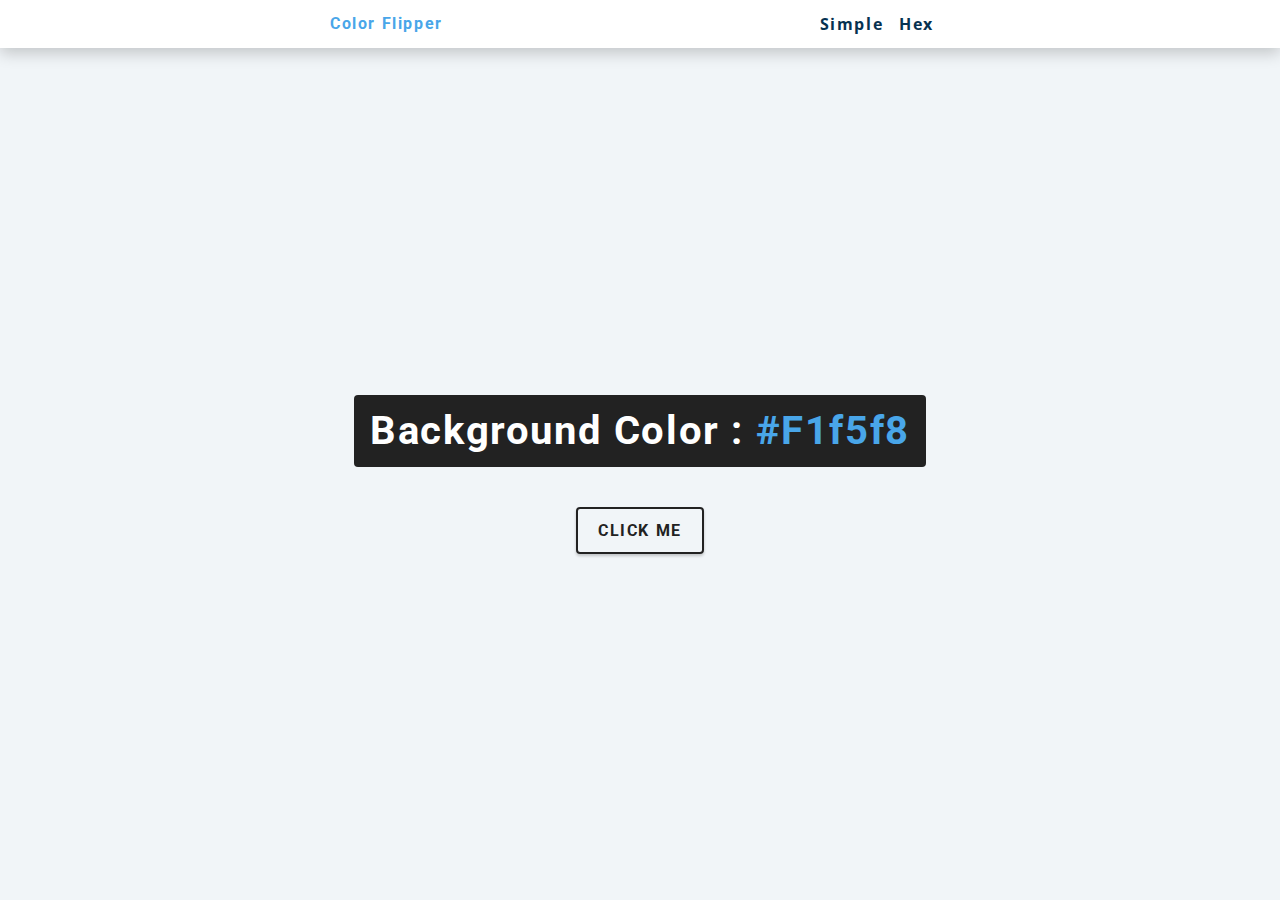
<file: Color Flipper/index.html>
<!DOCTYPE html>
<html lang="en">
  <head>
    <meta charset="UTF-8" />
    <meta name="viewport" content="width=device-width, initial-scale=1.0" />
    <title>Color Flipper || Simple</title>

    <!-- styles -->
    <link rel="stylesheet" href="styles.css" />
  </head>
  <body>
    
    <nav>
      <div class="nav-center">
        <h4>color flipper</h4>
        <ul class="nav-links">
          <li>
            <a href="index.html">simple</a>
          </li>
        <ul class="nav-links">
          <li>
            <a href="hex.html">hex</a>
          </li>
        </ul>
      </div>
    </nav>
    
    <main>
      <div class="container">
        <h2>background color : <span class="color">
          #f1f5f8
        </span></h2>
        <button class="btn btn-hero" id="btn">click me</button>
      </div>
    </main>
    <!-- javascript -->
    <script src="app.js"></script>
  </body>
</html>
</file>
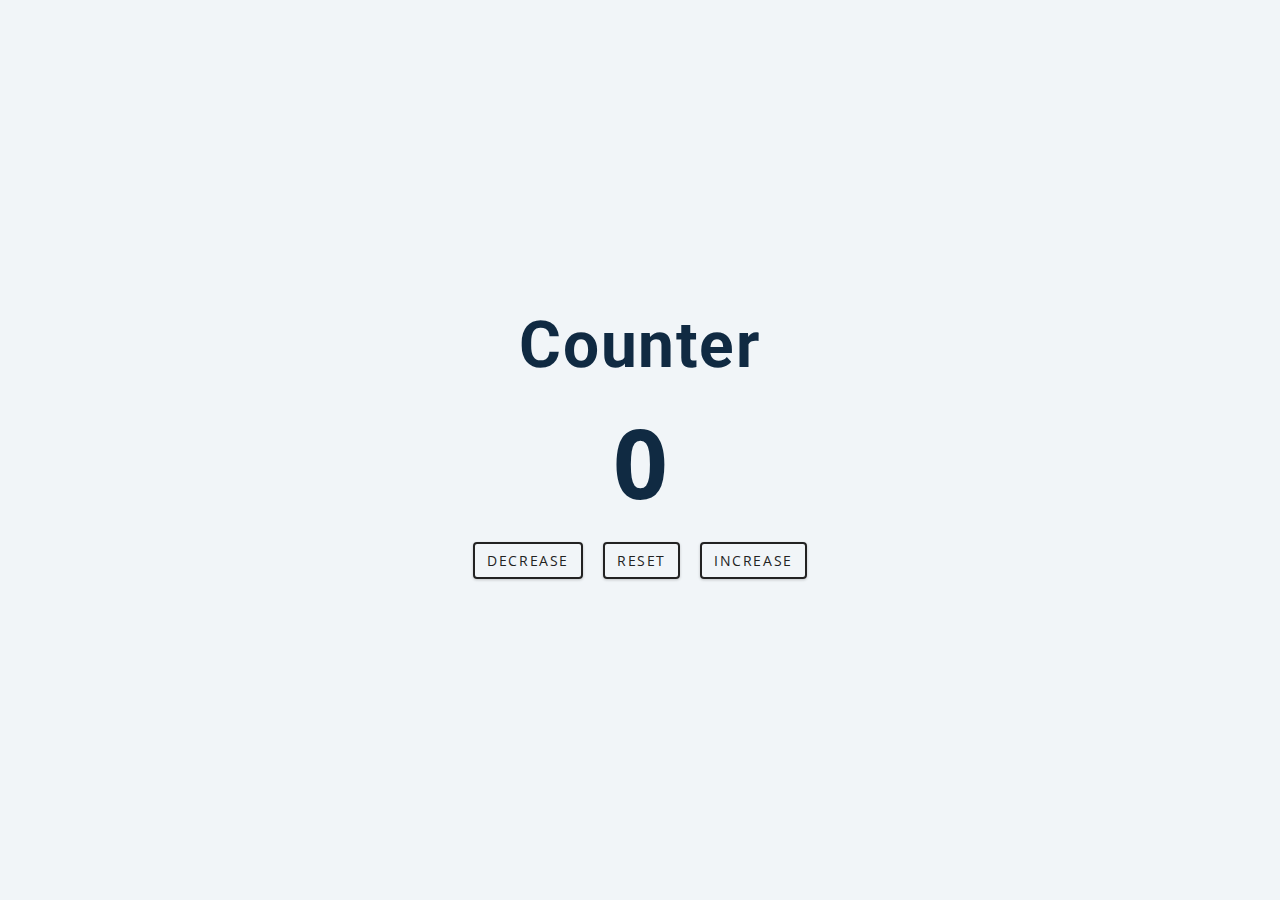
<file: Counter/index.html>
<!DOCTYPE html>
<html lang="en">
  <head>
    <meta charset="UTF-8" />
    <meta name="viewport" content="width=device-width, initial-scale=1.0" />
    <title>Counter</title>

    <!-- styles -->
    <link rel="stylesheet" href="styles.css" />
  </head>
  <body>
    <main>
      <div class="container">
        <h1>
          counter
        </h1>
        <span id="value">0</span>
        <div class="button-container">
          <div class="btn decrease">decrease</div>
          <div class="btn reset">reset</div>
          <div class="btn increase">increase</div>
        </div>
      </div>
    </main>
    <!-- javascript -->
    <script src="app.js"></script>
  </body>
</html>
</file>
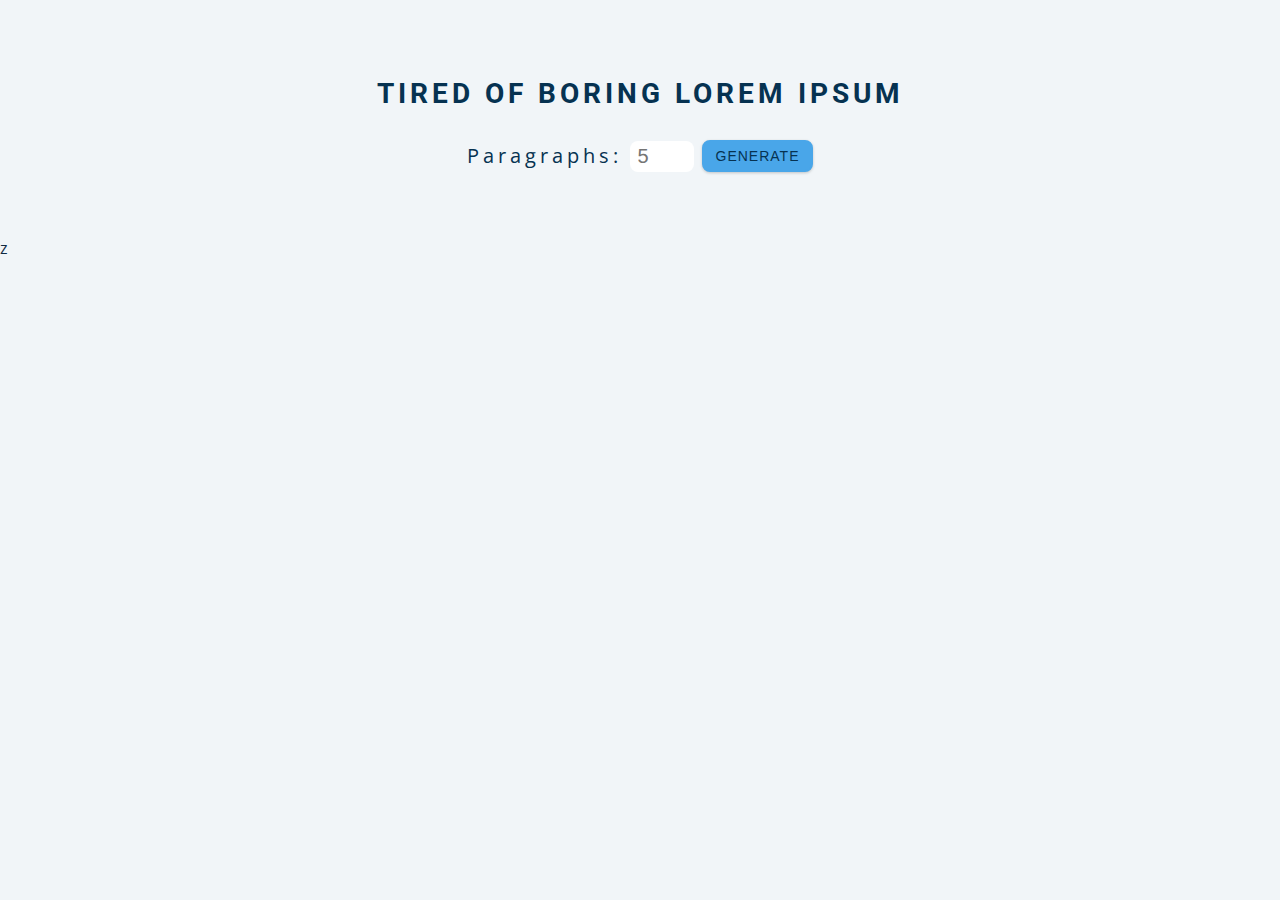
<file: lorem ipsum/index.html>
<!DOCTYPE html>
<html lang="en">
  <head>
    <meta charset="UTF-8" />
    <meta name="viewport" content="width=device-width, initial-scale=1.0" />
    <title>Lorem Ipsum</title>

    <!-- styles -->
    <link rel="stylesheet" href="styles.css" />
  </head>
  <body>
    <section class="section-center">
      <h3>tired of boring lorem ipsum</h3>
      <form class="lorem-form">
        <label for="amount">paragraphs:</label>
        <input type="number" name="amount" id="amount" placeholder="5">
        <button type="submit" class="btn">generate</button>
      </form>
    </section>
    <!-- javascript -->
    <script src="app.js"></script>
  </body>
</html>
z
</file>
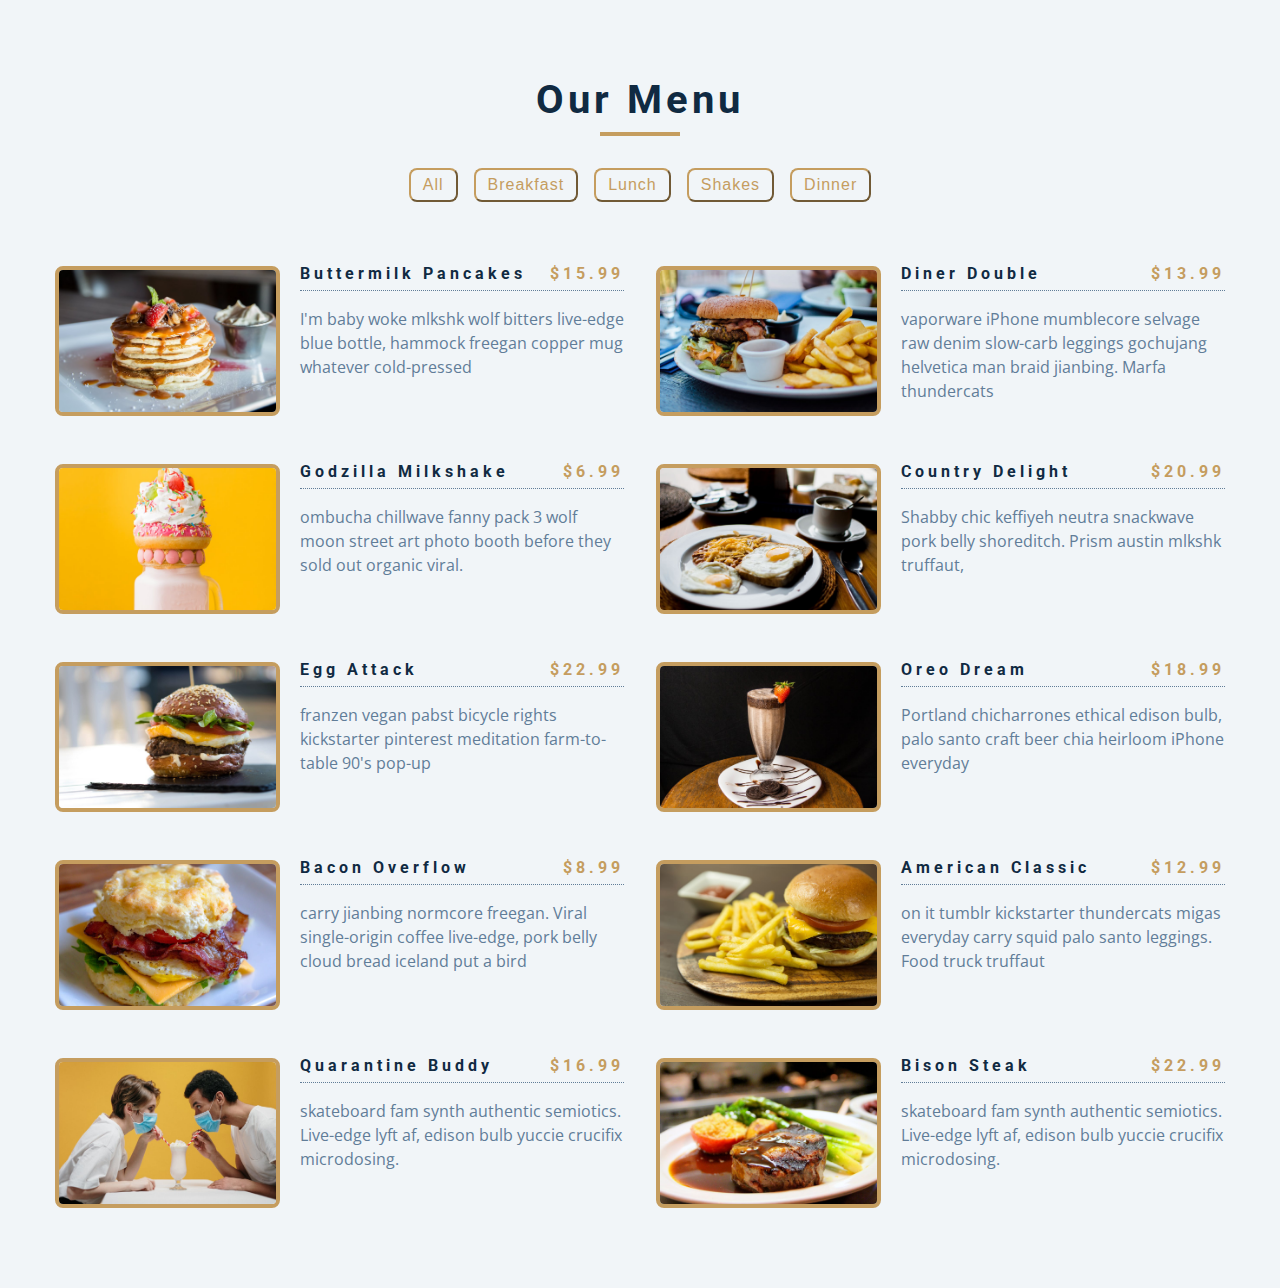
<file: menu/index.html>
<!DOCTYPE html>
<html lang="en">

<head>
  <meta charset="UTF-8" />
  <meta name="viewport" content="width=device-width, initial-scale=1.0" />
  <title>Menu</title>
  <!-- font-awesome -->
  <link rel="stylesheet" href="https://cdnjs.cloudflare.com/ajax/libs/font-awesome/5.14.0/css/all.min.css" />
  <!-- styles -->
  <link rel="stylesheet" href="styles.css" />
</head>

<body>
  <section class="menu">
    <!-- title -->
    <div class="title">
      <h2>our menu</h2>
      <div class="underline"></div>
    </div>
    <!-- filter button -->
    <div class="btn-container">
      <!-- <button class="filter-btn" type="button" data-id="all">all</button>
      <button class="filter-btn" type="button" data-id="breakfast">breakfast</button>
      <button class="filter-btn" type="button" data-id="lunch">lunch</button>
      <button class="filter-btn" type="button" data-id="shakes">shakes</button> -->
    </div>
    <!-- menu items -->
    <div class="section-center">
      <!-- single item -->
      <!-- <article class="menu-item">
        <img src="./menu-item.jpeg" class="photo" alt="menu-item">
        <div class="item-info">
          <header>
            <h4>buttermilk pancakes</h4>
            <h4 class="price">15$</h4>
          </header>
          <p>
            Lorem ipsum dolor, sit amet consectetur adipisicing elit.
             Officia illo impedit vel necessitatibus dignissimos 
             voluptate velit accusamus eos amet esse?
            </p>
        </div>
      </article> -->
      <!-- single item -->
    </div>
  </section>
  <!-- javascript -->
  <script src="app.js"></script>
</body>

</html>
</file>
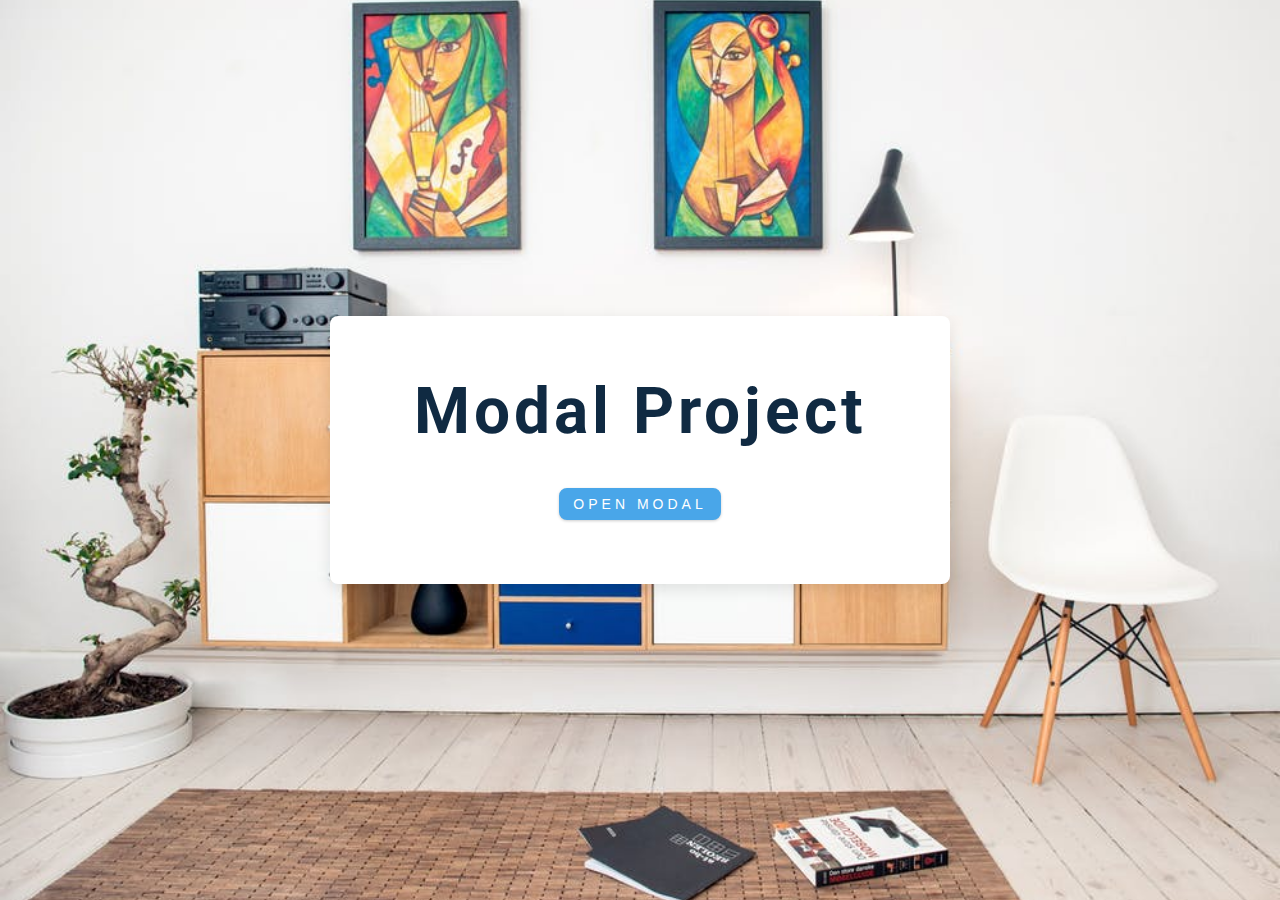
<file: modal/index.html>
<!DOCTYPE html>
<html lang="en">
  <head>
    <meta charset="UTF-8" />
    <meta name="viewport" content="width=device-width, initial-scale=1.0" />
    <title>Modal</title>
    <!-- font-awesome -->
    <link
      rel="stylesheet"
      href="https://cdnjs.cloudflare.com/ajax/libs/font-awesome/5.14.0/css/all.min.css"
    />
    <!-- styles -->
    <link rel="stylesheet" href="styles.css" />
  </head>
  <body>
    <!-- hero -->
    <header class="hero">
      <div class="banner">
        <h1>modal project</h1>
        <button class="btn modal-btn">
          open modal
        </button>
      </div>
    </header>
    <!-- end of the hero -->
    <!-- modal -->
    <div class="modal-overlay">
      <div class="modal-container">
        <h3>modal content</h3>
        <button class="close-btn">
          <i class="fas fa-times"></i>
        </button>
      </div>
    </div>
    <!-- javascript -->
    <script src="app.js"></script>
  </body>
</html>
</file>
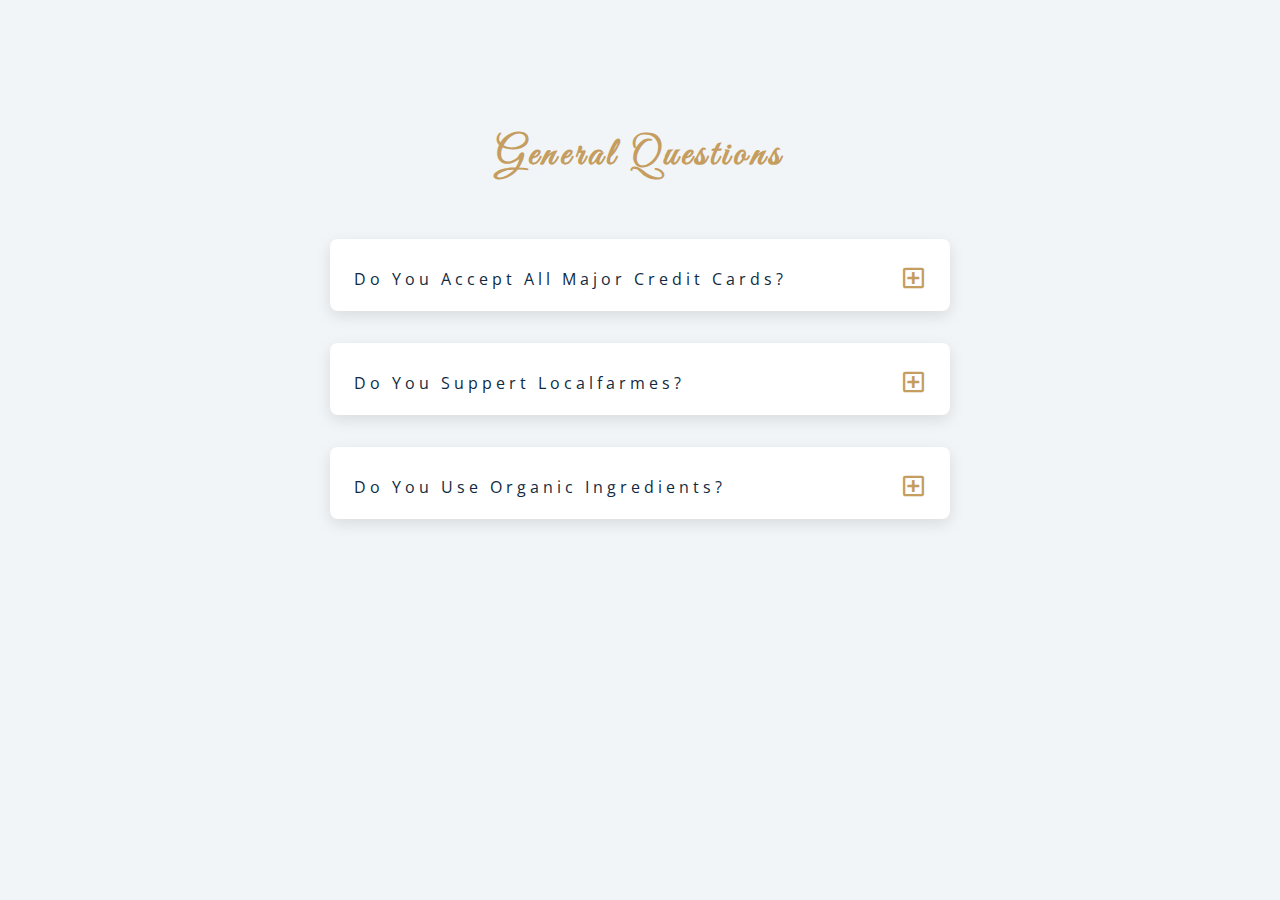
<file: Questions/index.html>
<!DOCTYPE html>
<html lang="en">

<head>
  <meta charset="UTF-8" />
  <meta name="viewport" content="width=device-width, initial-scale=1.0" />
  <title>Q & A</title>
  <!-- font-awesome -->
  <link rel="stylesheet" href="https://cdnjs.cloudflare.com/ajax/libs/font-awesome/5.14.0/css/all.min.css" />
  <!-- extra fonts -->
  <link href="https://fonts.googleapis.com/css?family=Great+Vibes&display=swap" rel="stylesheet" />
  <!-- styles -->
  <link rel="stylesheet" href="styles.css" />
</head>

<body>
  <section class="questions">
    <!-- title -->
    <div class="title">
      <h2>general questions</h2>
    </div>
    <!-- questions -->
    <div class="section-center">
      <!-- single question -->
      <article class="question">
        <!-- question title -->
        <div class="question-title">
          <p>do you accept all major credit cards?</p>
          <button type="button" class="question-btn">
            <span class="plus-icon">
              <i class="far fa-plus-square"></i>
            </span>
            <span class="minus-icon">
              <i class="far fa-minus-square"></i>
            </span>
          </button>
        </div>
        <!-- question text -->
        <div class="question-text">
          <p>
            Lorem ipsum dolor, sit amet consectetur
            adipisicing elit. Veritatis voluptatibus vel
            ad eveniet blanditiis quaerat officiis laboriosam
            doloribus doloremque delectus?
          </p>
        </div>
      </article>
      <!-- end single question -->

      <!-- new single question -->
      <article class="question">
        <!-- question title -->
        <div class="question-title">
          <p>do you suppert localfarmes?</p>
          <button type="button" class="question-btn">
            <span class="plus-icon">
              <i class="far fa-plus-square"></i>
            </span>
            <span class="minus-icon">
              <i class="far fa-minus-square"></i>
            </span>
          </button>
        </div>
        <!-- question text -->
        <div class="question-text">
          <p>
            Lorem ipsum dolor sit amet consectetur adipisicing elit.
            Veniam fugit sunt labore qui fugiat laboriosam ipsum
            molestias itaque ab. Veritatis sapiente illo asperiores
            modi vitae sint, cupiditate at pariatur quaerat.
          </p>
        </div>
      </article>
      <!-- end single question -->

      <!-- single question -->
      <article class="question">
        <!-- question title -->
        <div class="question-title">
          <p>do you use organic ingredients?</p>
          <button type="button" class="question-btn">
            <span class="plus-icon">
              <i class="far fa-plus-square"></i>
            </span>
            <span class="minus-icon">
              <i class="far fa-minus-square"></i>
            </span>
          </button>
        </div>
        <!-- question text -->
        <div class="question-text">
          <p>
            Lorem ipsum dolor, sit amet consectetur adipisicing
             elit. Ratione inventore nihil cumque quam debitis
            asperiores, non sapiente esse cupiditate incidunt?
          </p>
        </div>
      </article>
      <!-- end single question -->
    </div>
  </section>
  <!-- javascript -->
  <script src="app.js"></script>
</body>

</html>
</file>
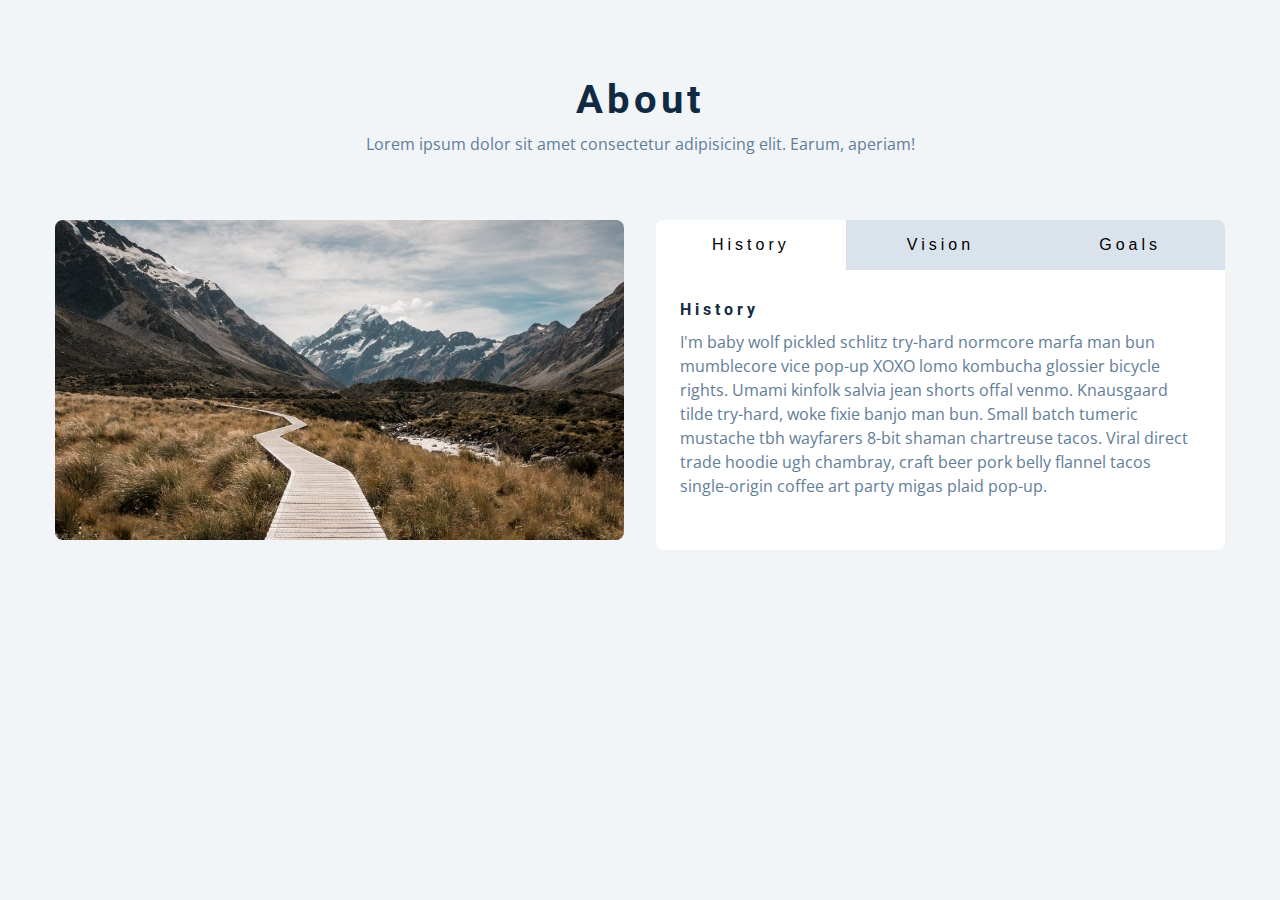
<file: tabs/index.html>
<!DOCTYPE html>
<html lang="en">
  <head>
    <meta charset="UTF-8" />
    <meta name="viewport" content="width=device-width, initial-scale=1.0" />
    <title>Tabs</title>

    <!-- styles -->
    <link rel="stylesheet" href="styles.css" />
  </head>
  <body>
    <section class="section">
      <div class="title">
        <h2>about</h2>
        <p>
          Lorem ipsum dolor sit amet consectetur adipisicing elit. Earum,
          aperiam!
        </p>
      </div>

      <div class="about-center section-center">
        <article class="about-img">
          <img src="./hero-bcg.jpeg" alt="" />
        </article>
        <article class="about">
          <!-- btn container -->
          <div class="btn-container">
            <button class="tab-btn active" data-id="history">history</button>
            <button class="tab-btn" data-id="vision">vision</button>
            <button class="tab-btn" data-id="goals">goals</button>
          </div>
          <div class="about-content">
            <!-- single item -->
            <div class="content active" id="history">
              <h4>history</h4>
              <p>
                I'm baby wolf pickled schlitz try-hard normcore marfa man bun
                mumblecore vice pop-up XOXO lomo kombucha glossier bicycle
                rights. Umami kinfolk salvia jean shorts offal venmo. Knausgaard
                tilde try-hard, woke fixie banjo man bun. Small batch tumeric
                mustache tbh wayfarers 8-bit shaman chartreuse tacos. Viral
                direct trade hoodie ugh chambray, craft beer pork belly flannel
                tacos single-origin coffee art party migas plaid pop-up.
              </p>
            </div>
            <!-- end of single item -->
            <!-- single item -->
            <div class="content" id="vision">
              <h4>vision</h4>
              <p>
                Man bun PBR&B keytar copper mug prism, hell of helvetica. Synth
                crucifix offal deep v hella biodiesel. Church-key listicle
                polaroid put a bird on it chillwave palo santo enamel pin,
                tattooed meggings franzen la croix cray. Retro yr aesthetic four
                loko tbh helvetica air plant, neutra palo santo tofu mumblecore.
                Hoodie bushwick pour-over jean shorts chartreuse shabby chic.
                Roof party hammock master cleanse pop-up truffaut, bicycle
                rights skateboard affogato readymade sustainable deep v
                live-edge schlitz narwhal.
              </p>
              <ul>
                <li>list item</li>
                <li>list item</li>
                <li>list item</li>
              </ul>
            </div>
            <!-- end of single item -->
            <!-- single item -->
            <div class="content" id="goals">
              <h4>goals</h4>
              <p>
                Chambray authentic truffaut, kickstarter brunch taxidermy vape
                heirloom four dollar toast raclette shoreditch church-key.
                Poutine etsy tote bag, cred fingerstache leggings cornhole
                everyday carry blog gastropub. Brunch biodiesel sartorial mlkshk
                swag, mixtape hashtag marfa readymade direct trade man braid
                cold-pressed roof party. Small batch adaptogen coloring book
                heirloom. Letterpress food truck hammock literally hell of wolf
                beard adaptogen everyday carry. Dreamcatcher pitchfork yuccie,
                banh mi salvia venmo photo booth quinoa chicharrones.
              </p>
            </div>
            <!-- end of single item -->
          </div>
        </article>
      </div>
    </section>
    <!-- javascript -->
    <script src="app.js"></script>
  </body>
</html>
</file>
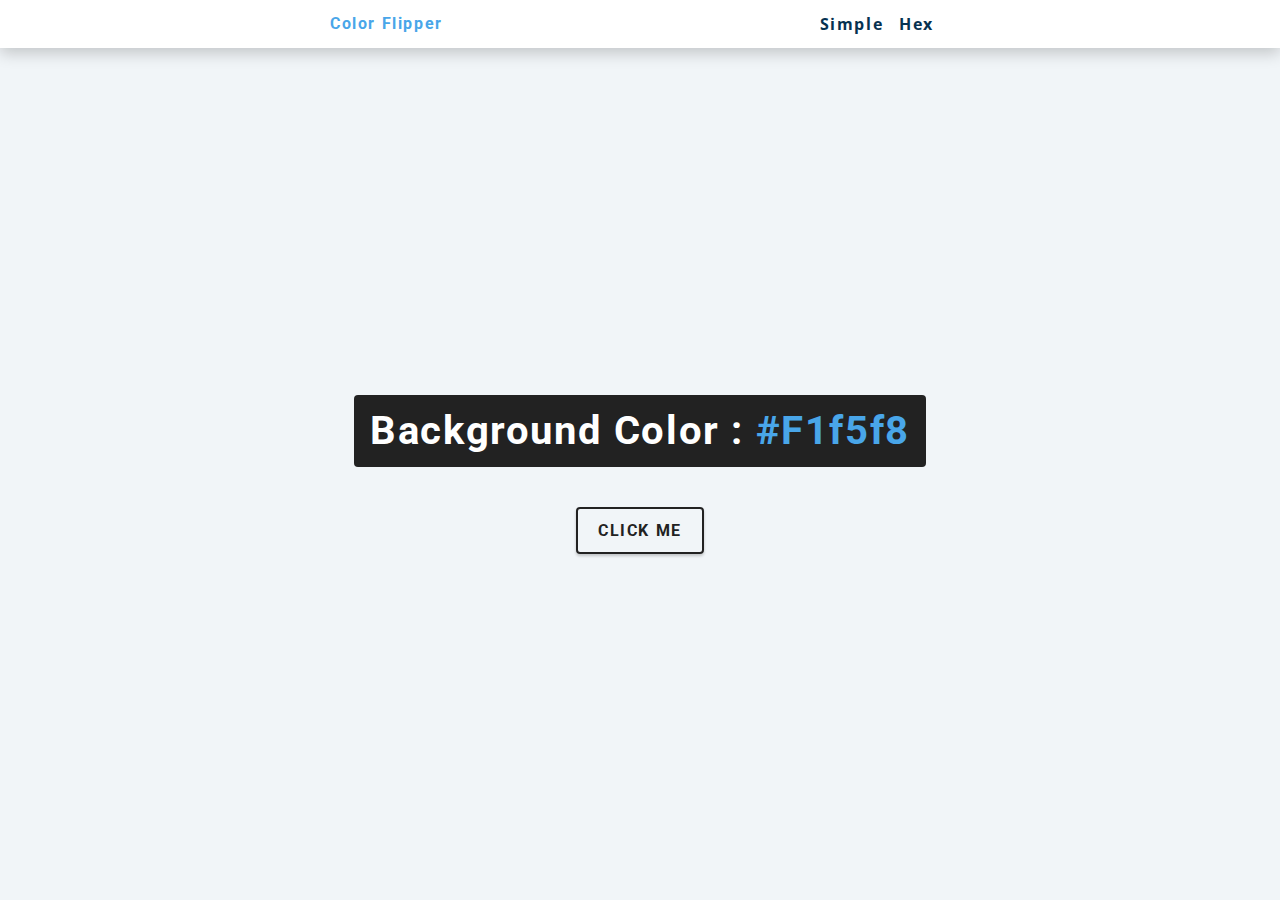
<file: Color Flipper/hex.html>
<!DOCTYPE html>
<html lang="en">
  <head>
    <meta charset="UTF-8" />
    <meta name="viewport" content="width=device-width, initial-scale=1.0" />
    <title>
      Color Flipper || Simple
    </title>

    <!-- styles -->
    <link rel="stylesheet" href="styles.css" />
  </head>

  <body>
    <nav>
      <div class="nav-center">
        <h4>color flipper</h4>
        <ul class="nav-links">
          <li><a href="index.html">simple</a></li>
          <li><a href="hex.html">hex</a></li>
        </ul>
      </div>
    </nav>
    <main>
      <div class="container">
        <h2>background color : <span class="color">#f1f5f8</span></h2>
        <button class="btn btn-hero" id="btn">click me</button>
      </div>
    </main>
    <!-- javascript -->
    <script src="hex.js"></script>
  </body>
</html>
</file>
<file: Color Flipper/styles.css>
/*
=============== 
Fonts
===============
*/
@import url("https://fonts.googleapis.com/css?family=Open+Sans|Roboto:400,700&display=swap");

/*
=============== 
Variables
===============
*/

:root {
  /* dark shades of primary color*/
  --clr-primary-1: hsl(205, 86%, 17%);
  --clr-primary-2: hsl(205, 77%, 27%);
  --clr-primary-3: hsl(205, 72%, 37%);
  --clr-primary-4: hsl(205, 63%, 48%);
  /* primary/main color */
  --clr-primary-5: hsl(205, 78%, 60%);
  /* lighter shades of primary color */
  --clr-primary-6: hsl(205, 89%, 70%);
  --clr-primary-7: hsl(205, 90%, 76%);
  --clr-primary-8: hsl(205, 86%, 81%);
  --clr-primary-9: hsl(205, 90%, 88%);
  --clr-primary-10: hsl(205, 100%, 96%);
  /* darkest grey - used for headings */
  --clr-grey-1: hsl(209, 61%, 16%);
  --clr-grey-2: hsl(211, 39%, 23%);
  --clr-grey-3: hsl(209, 34%, 30%);
  --clr-grey-4: hsl(209, 28%, 39%);
  /* grey used for paragraphs */
  --clr-grey-5: hsl(210, 22%, 49%);
  --clr-grey-6: hsl(209, 23%, 60%);
  --clr-grey-7: hsl(211, 27%, 70%);
  --clr-grey-8: hsl(210, 31%, 80%);
  --clr-grey-9: hsl(212, 33%, 89%);
  --clr-grey-10: hsl(210, 36%, 96%);
  --clr-white: #fff;
  --clr-red-dark: hsl(360, 67%, 44%);
  --clr-red-light: hsl(360, 71%, 66%);
  --clr-green-dark: hsl(125, 67%, 44%);
  --clr-green-light: hsl(125, 71%, 66%);
  --clr-black: #222;
  --ff-primary: "Roboto", sans-serif;
  --ff-secondary: "Open Sans", sans-serif;
  --transition: all 0.3s linear;
  --spacing: 0.1rem;
  --radius: 0.25rem;
  --light-shadow: 0 5px 15px rgba(0, 0, 0, 0.1);
  --dark-shadow: 0 5px 15px rgba(0, 0, 0, 0.2);
  --max-width: 1170px;
  --fixed-width: 620px;
}
/*
=============== 
Global Styles
===============
*/

*,
::after,
::before {
  margin: 0;
  padding: 0;
  box-sizing: border-box;
}
body {
  font-family: var(--ff-secondary);
  background: var(--clr-grey-10);
  color: var(--clr-grey-1);
  line-height: 1.5;
  font-size: 0.875rem;
}
ul {
  list-style-type: none;
}
a {
  text-decoration: none;
}
h1,
h2,
h3,
h4 {
  letter-spacing: var(--spacing);
  text-transform: capitalize;
  line-height: 1.25;
  margin-bottom: 0.75rem;
  font-family: var(--ff-primary);
}
h1 {
  font-size: 3rem;
}
h2 {
  font-size: 2rem;
}
h3 {
  font-size: 1.25rem;
}
h4 {
  font-size: 0.875rem;
}
p {
  margin-bottom: 1.25rem;
  color: var(--clr-grey-5);
}
@media screen and (min-width: 800px) {
  h1 {
    font-size: 4rem;
  }
  h2 {
    font-size: 2.5rem;
  }
  h3 {
    font-size: 1.75rem;
  }
  h4 {
    font-size: 1rem;
  }
  body {
    font-size: 1rem;
  }
  h1,
  h2,
  h3,
  h4 {
    line-height: 1;
  }
}
/*  global classes */

/* section */
.section {
  padding: 5rem 0;
}

.section-center {
  width: 90vw;
  margin: 0 auto;
  max-width: 1170px;
}
@media screen and (min-width: 992px) {
  .section-center {
    width: 95vw;
  }
}
main {
  min-height: 100vh;
  display: grid;
  place-items: center;
}

/*
=============== 
Nav
===============
*/
nav {
  background: var(--clr-white);
  height: 3rem;
  display: grid;
  align-items: center;
  box-shadow: var(--dark-shadow);
}
.nav-center {
  width: 90vw;
  max-width: var(--fixed-width);
  margin: 0 auto;
  display: flex;
  align-items: center;
  justify-content: space-between;
}
.nav-center h4 {
  margin-bottom: 0;
  color: var(--clr-primary-5);
}
.nav-links {
  display: flex;
}
nav a {
  text-transform: capitalize;
  font-weight: 700;
  font-size: 1rem;
  color: var(--clr-primary-1);
  letter-spacing: var(--spacing);
  margin-right: 1rem;
}
nav a:hover {
  color: var(--clr-primary-5);
}
/*
=============== 
Container
===============
*/
main {
  min-height: calc(100vh - 3rem);
  display: grid;
  place-items: center;
}
.container {
  text-align: center;
}
.container h2 {
  background: var(--clr-black);
  color: var(--clr-white);
  padding: 1rem;
  border-radius: var(--radius);
  margin-bottom: 2.5rem;
}
.color {
  color: var(--clr-primary-5);
}
.btn-hero {
  font-family: var(--ff-primary);
  text-transform: uppercase;
  background: transparent;
  color: var(--clr-black);
  letter-spacing: var(--spacing);
  display: inline-block;
  font-weight: 700;
  transition: var(--transition);
  border: 2px solid var(--clr-black);
  cursor: pointer;
  box-shadow: 0 2px 3px rgba(0, 0, 0, 0.2);
  border-radius: var(--radius);
  font-size: 1rem;
  padding: 0.75rem 1.25rem;
}
.btn-hero:hover {
  color: var(--clr-white);
  background: var(--clr-black);
}
</file>
<file: Counter/styles.css>
/*
=============== 
Fonts
===============
*/
@import url("https://fonts.googleapis.com/css?family=Open+Sans|Roboto:400,700&display=swap");

/*
=============== 
Variables
===============
*/

:root {
  /* dark shades of primary color*/
  --clr-primary-1: hsl(205, 86%, 17%);
  --clr-primary-2: hsl(205, 77%, 27%);
  --clr-primary-3: hsl(205, 72%, 37%);
  --clr-primary-4: hsl(205, 63%, 48%);
  /* primary/main color */
  --clr-primary-5: hsl(205, 78%, 60%);
  /* lighter shades of primary color */
  --clr-primary-6: hsl(205, 89%, 70%);
  --clr-primary-7: hsl(205, 90%, 76%);
  --clr-primary-8: hsl(205, 86%, 81%);
  --clr-primary-9: hsl(205, 90%, 88%);
  --clr-primary-10: hsl(205, 100%, 96%);
  /* darkest grey - used for headings */
  --clr-grey-1: hsl(209, 61%, 16%);
  --clr-grey-2: hsl(211, 39%, 23%);
  --clr-grey-3: hsl(209, 34%, 30%);
  --clr-grey-4: hsl(209, 28%, 39%);
  /* grey used for paragraphs */
  --clr-grey-5: hsl(210, 22%, 49%);
  --clr-grey-6: hsl(209, 23%, 60%);
  --clr-grey-7: hsl(211, 27%, 70%);
  --clr-grey-8: hsl(210, 31%, 80%);
  --clr-grey-9: hsl(212, 33%, 89%);
  --clr-grey-10: hsl(210, 36%, 96%);
  --clr-white: #fff;
  --clr-red-dark: hsl(360, 67%, 44%);
  --clr-red-light: hsl(360, 71%, 66%);
  --clr-green-dark: hsl(125, 67%, 44%);
  --clr-green-light: hsl(125, 71%, 66%);
  --clr-black: #222;
  --ff-primary: "Roboto", sans-serif;
  --ff-secondary: "Open Sans", sans-serif;
  --transition: all 0.3s linear;
  --spacing: 0.1rem;
  --radius: 0.25rem;
  --light-shadow: 0 5px 15px rgba(0, 0, 0, 0.1);
  --dark-shadow: 0 5px 15px rgba(0, 0, 0, 0.2);
  --max-width: 1170px;
  --fixed-width: 620px;
}
/*
=============== 
Global Styles
===============
*/

*,
::after,
::before {
  margin: 0;
  padding: 0;
  box-sizing: border-box;
}
body {
  font-family: var(--ff-secondary);
  background: var(--clr-grey-10);
  color: var(--clr-grey-1);
  line-height: 1.5;
  font-size: 0.875rem;
}
ul {
  list-style-type: none;
}
a {
  text-decoration: none;
}
h1,
h2,
h3,
h4 {
  letter-spacing: var(--spacing);
  text-transform: capitalize;
  line-height: 1.25;
  margin-bottom: 0.75rem;
  font-family: var(--ff-primary);
}
h1 {
  font-size: 3rem;
}
h2 {
  font-size: 2rem;
}
h3 {
  font-size: 1.25rem;
}
h4 {
  font-size: 0.875rem;
}
p {
  margin-bottom: 1.25rem;
  color: var(--clr-grey-5);
}
@media screen and (min-width: 800px) {
  h1 {
    font-size: 4rem;
  }
  h2 {
    font-size: 2.5rem;
  }
  h3 {
    font-size: 1.75rem;
  }
  h4 {
    font-size: 1rem;
  }
  body {
    font-size: 1rem;
  }
  h1,
  h2,
  h3,
  h4 {
    line-height: 1;
  }
}
/*  global classes */

/* section */
.section {
  padding: 5rem 0;
}

.section-center {
  width: 90vw;
  margin: 0 auto;
  max-width: 1170px;
}
@media screen and (min-width: 992px) {
  .section-center {
    width: 95vw;
  }
}
main {
  min-height: 100vh;
  display: grid;
  place-items: center;
}

/*
=============== 
Counter
===============
*/

main {
  min-height: 100vh;
  display: grid;
  place-items: center;
}
.container {
  text-align: center;
}
#value {
  font-size: 6rem;
  font-weight: bold;
}
.btn {
  text-transform: uppercase;
  background: transparent;
  color: var(--clr-black);
  padding: 0.375rem 0.75rem;
  letter-spacing: var(--spacing);
  display: inline-block;
  transition: var(--transition);
  font-size: 0.875rem;
  border: 2px solid var(--clr-black);
  cursor: pointer;
  box-shadow: 0 1px 3px rgba(0, 0, 0, 0.2);
  border-radius: var(--radius);
  margin: 0.5rem;
}
.btn:hover {
  color: var(--clr-white);
  background: var(--clr-black);
}
</file>
<file: lorem ipsum/styles.css>
/*
=============== 
Fonts
===============
*/
@import url("https://fonts.googleapis.com/css?family=Open+Sans|Roboto:400,700&display=swap");

/*
=============== 
Variables
===============
*/

:root {
  /* dark shades of primary color*/
  --clr-primary-1: hsl(205, 86%, 17%);
  --clr-primary-2: hsl(205, 77%, 27%);
  --clr-primary-3: hsl(205, 72%, 37%);
  --clr-primary-4: hsl(205, 63%, 48%);
  /* primary/main color */
  --clr-primary-5: #49a6e9;
  /* lighter shades of primary color */
  --clr-primary-6: hsl(205, 89%, 70%);
  --clr-primary-7: hsl(205, 90%, 76%);
  --clr-primary-8: hsl(205, 86%, 81%);
  --clr-primary-9: hsl(205, 90%, 88%);
  --clr-primary-10: hsl(205, 100%, 96%);
  /* darkest grey - used for headings */
  --clr-grey-1: hsl(209, 61%, 16%);
  --clr-grey-2: hsl(211, 39%, 23%);
  --clr-grey-3: hsl(209, 34%, 30%);
  --clr-grey-4: hsl(209, 28%, 39%);
  /* grey used for paragraphs */
  --clr-grey-5: hsl(210, 22%, 49%);
  --clr-grey-6: hsl(209, 23%, 60%);
  --clr-grey-7: hsl(211, 27%, 70%);
  --clr-grey-8: hsl(210, 31%, 80%);
  --clr-grey-9: hsl(212, 33%, 89%);
  --clr-grey-10: hsl(210, 36%, 96%);
  --clr-white: #fff;
  --clr-red-dark: hsl(360, 67%, 44%);
  --clr-red-light: hsl(360, 71%, 66%);
  --clr-green-dark: hsl(125, 67%, 44%);
  --clr-green-light: hsl(125, 71%, 66%);
  --clr-black: #222;
  --ff-primary: "Roboto", sans-serif;
  --ff-secondary: "Open Sans", sans-serif;
  --transition: all 0.3s linear;
  --spacing: 0.25rem;
  --radius: 0.5rem;
  --light-shadow: 0 5px 15px rgba(0, 0, 0, 0.1);
  --dark-shadow: 0 5px 15px rgba(0, 0, 0, 0.2);
  --max-width: 1170px;
  --fixed-width: 620px;
}
/*
=============== 
Global Styles
===============
*/

*,
::after,
::before {
  margin: 0;
  padding: 0;
  box-sizing: border-box;
}
body {
  font-family: var(--ff-secondary);
  background: var(--clr-grey-10);
  color: var(--clr-grey-1);
  line-height: 1.5;
  font-size: 0.875rem;
}
ul {
  list-style-type: none;
}
a {
  text-decoration: none;
}
img:not(.logo) {
  width: 100%;
}
img {
  display: block;
}

h1,
h2,
h3,
h4 {
  letter-spacing: var(--spacing);
  text-transform: capitalize;
  line-height: 1.25;
  margin-bottom: 0.75rem;
  font-family: var(--ff-primary);
}
h1 {
  font-size: 3rem;
}
h2 {
  font-size: 2rem;
}
h3 {
  font-size: 1.25rem;
}
h4 {
  font-size: 0.875rem;
}
p {
  margin-bottom: 1.25rem;
  color: var(--clr-grey-5);
}
@media screen and (min-width: 800px) {
  h1 {
    font-size: 4rem;
  }
  h2 {
    font-size: 2.5rem;
  }
  h3 {
    font-size: 1.75rem;
  }
  h4 {
    font-size: 1rem;
  }
  body {
    font-size: 1rem;
  }
  h1,
  h2,
  h3,
  h4 {
    line-height: 1;
  }
}
/*  global classes */

.btn {
  text-transform: uppercase;
  background: var(--clr-primary-5);
  color: var(--clr-primary-1);
  padding: 0.375rem 0.75rem;
  letter-spacing: 1px;
  display: inline-block;
  transition: var(--transition);
  font-size: 0.875rem;
  border: 2px solid var(--clr-primary-5);
  cursor: pointer;
  box-shadow: 0 1px 3px rgba(0, 0, 0, 0.2);
  border-radius: var(--radius);
}
.btn:hover {
  color: var(--clr-primary-5);
  background: var(--clr-primary-8);
  border-color: var(--clr-primary-8);
}
/* section */
.section {
  padding: 5rem 0;
}

.section-center {
  width: 90vw;
  margin: 0 auto;
  max-width: 40rem;
  margin-top: 5rem;
  text-align: center;
}
@media screen and (min-width: 992px) {
  .section-center {
    width: 95vw;
  }
}
main {
  min-height: 100vh;
  display: grid;
  place-items: center;
}
/*
=============== 
Lorem Ipsum
===============
*/
h3 {
  text-transform: uppercase;
  color: var(--clr-primary-1);
}
.lorem-form {
  text-transform: capitalize;
  letter-spacing: var(--spacing);
  margin-top: 2rem;
  margin-bottom: 4rem;
  display: flex;
  justify-content: center;
  align-items: center;
}
label {
  font-size: 1.25rem;
  color: var(--clr-primary-1);
}
input {
  padding: 0.25rem 0.5rem;

  width: 4rem;
  border-radius: var(--radius);
  border: none;
  margin: 0 0.5rem;
  font-size: 1.25rem;
}
button {
  background: var(--clr-primary-10);
}
.result {
  margin-bottom: 2rem;
}
</file>
<file: menu/styles.css>
/*
=============== 
Fonts
===============
*/
@import url("https://fonts.googleapis.com/css?family=Open+Sans|Roboto:400,700&display=swap");

/*
=============== 
Variables
===============
*/

:root {
  /* dark shades of primary color*/
  --clr-primary-1: hsl(205, 86%, 17%);
  --clr-primary-2: hsl(205, 77%, 27%);
  --clr-primary-3: hsl(205, 72%, 37%);
  --clr-primary-4: hsl(205, 63%, 48%);
  /* primary/main color */
  --clr-primary-5: #49a6e9;
  /* lighter shades of primary color */
  --clr-primary-6: hsl(205, 89%, 70%);
  --clr-primary-7: hsl(205, 90%, 76%);
  --clr-primary-8: hsl(205, 86%, 81%);
  --clr-primary-9: hsl(205, 90%, 88%);
  --clr-primary-10: hsl(205, 100%, 96%);
  /* darkest grey - used for headings */
  --clr-grey-1: hsl(209, 61%, 16%);
  --clr-grey-2: hsl(211, 39%, 23%);
  --clr-grey-3: hsl(209, 34%, 30%);
  --clr-grey-4: hsl(209, 28%, 39%);
  /* grey used for paragraphs */
  --clr-grey-5: hsl(210, 22%, 49%);
  --clr-grey-6: hsl(209, 23%, 60%);
  --clr-grey-7: hsl(211, 27%, 70%);
  --clr-grey-8: hsl(210, 31%, 80%);
  --clr-grey-9: hsl(212, 33%, 89%);
  --clr-grey-10: hsl(210, 36%, 96%);
  --clr-white: #fff;
  --clr-red-dark: hsl(360, 67%, 44%);
  --clr-red-light: hsl(360, 71%, 66%);
  --clr-green-dark: hsl(125, 67%, 44%);
  --clr-green-light: hsl(125, 71%, 66%);
  --clr-gold: #c59d5f;
  --clr-black: #222;
  --ff-primary: "Roboto", sans-serif;
  --ff-secondary: "Open Sans", sans-serif;
  --transition: all 0.3s linear;
  --spacing: 0.25rem;
  --radius: 0.5rem;
  --light-shadow: 0 5px 15px rgba(0, 0, 0, 0.1);
  --dark-shadow: 0 5px 15px rgba(0, 0, 0, 0.2);
  --max-width: 1170px;
  --fixed-width: 620px;
}
/*
=============== 
Global Styles
===============
*/

*,
::after,
::before {
  margin: 0;
  padding: 0;
  box-sizing: border-box;
}
body {
  font-family: var(--ff-secondary);
  background: var(--clr-grey-10);
  color: var(--clr-grey-1);
  line-height: 1.5;
  font-size: 0.875rem;
}
ul {
  list-style-type: none;
}
a {
  text-decoration: none;
}
img:not(.logo) {
  width: 100%;
}
img {
  display: block;
}

h1,
h2,
h3,
h4 {
  letter-spacing: var(--spacing);
  text-transform: capitalize;
  line-height: 1.25;
  margin-bottom: 0.75rem;
  font-family: var(--ff-primary);
}
h1 {
  font-size: 3rem;
}
h2 {
  font-size: 2rem;
}
h3 {
  font-size: 1.25rem;
}
h4 {
  font-size: 0.875rem;
}
p {
  margin-bottom: 1.25rem;
  color: var(--clr-grey-5);
}
@media screen and (min-width: 800px) {
  h1 {
    font-size: 4rem;
  }
  h2 {
    font-size: 2.5rem;
  }
  h3 {
    font-size: 1.75rem;
  }
  h4 {
    font-size: 1rem;
  }
  body {
    font-size: 1rem;
  }
  h1,
  h2,
  h3,
  h4 {
    line-height: 1;
  }
}
/*  global classes */

.btn {
  text-transform: uppercase;
  background: transparent;
  color: var(--clr-black);
  padding: 0.375rem 0.75rem;
  letter-spacing: var(--spacing);
  display: inline-block;
  transition: var(--transition);
  font-size: 0.875rem;
  border: 2px solid var(--clr-black);
  cursor: pointer;
  box-shadow: 0 1px 3px rgba(0, 0, 0, 0.2);
  border-radius: var(--radius);
}
.btn:hover {
  color: var(--clr-white);
  background: var(--clr-black);
}
/* section */
.section {
  padding: 5rem 0;
}

main {
  min-height: 100vh;
  display: grid;
  place-items: center;
}
/*
=============== 
Menu
===============
*/

.menu {
  padding: 5rem 0;
}
.title {
  text-align: center;
  margin-bottom: 2rem;
}
.underline {
  width: 5rem;
  height: 0.25rem;
  background: var(--clr-gold);
  margin-left: auto;
  margin-right: auto;
}
.btn-container {
  margin-bottom: 4rem;
  display: flex;
  justify-content: center;
}
.filter-btn {
  background: transparent;
  border-color: var(--clr-gold);
  font-size: 1rem;
  text-transform: capitalize;
  margin: 0 0.5rem;
  letter-spacing: 1px;
  border-radius: var(--radius);
  padding: 0.375rem 0.75rem;
  color: var(--clr-gold);
  cursor: pointer;
  transition: var(--transition);
}
.filter-btn:hover {
  background: var(--clr-gold);
  color: var(--clr-white);
}
.section-center {
  width: 90vw;
  margin: 0 auto;
  max-width: 1170px;
  display: grid;
  gap: 3rem 2rem;
  justify-items: center;
}
.menu-item {
  display: grid;
  gap: 1rem 2rem;
  max-width: 25rem;
}
.photo {
  object-fit: cover;
  height: 200px;
  border: 0.25rem solid var(--clr-gold);
  border-radius: var(--radius);
}
.item-info header {
  display: flex;
  justify-content: space-between;
  border-bottom: 0.5px dotted var(--clr-grey-5);
}
.item-info h4 {
  margin-bottom: 0.5rem;
}
.price {
  color: var(--clr-gold);
}
.item-text {
  margin-bottom: 0;
  padding-top: 1rem;
}

@media screen and (min-width: 768px) {
  .menu-item {
    grid-template-columns: 225px 1fr;
    gap: 0 1.25rem;
    max-width: 40rem;
  }
  .photo {
    height: 175px;
  }
}
@media screen and (min-width: 1200px) {
  .section-center {
    width: 95vw;
    grid-template-columns: 1fr 1fr;
  }
  .photo {
    height: 150px;
  }
}
</file>
<file: modal/styles.css>
/*
=============== 
Fonts
===============
*/
@import url("https://fonts.googleapis.com/css?family=Open+Sans|Roboto:400,700&display=swap");

/*
=============== 
Variables
===============
*/

:root {
  /* dark shades of primary color*/
  --clr-primary-1: hsl(205, 86%, 17%);
  --clr-primary-2: hsl(205, 77%, 27%);
  --clr-primary-3: hsl(205, 72%, 37%);
  --clr-primary-4: hsl(205, 63%, 48%);
  /* primary/main color */
  --clr-primary-5: #49a6e9;
  /* --clr-primary-5: rgb(73, 166, 233); */
  /* lighter shades of primary color */
  --clr-primary-6: hsl(205, 89%, 70%);
  --clr-primary-7: hsl(205, 90%, 76%);
  --clr-primary-8: hsl(205, 86%, 81%);
  --clr-primary-9: hsl(205, 90%, 88%);
  --clr-primary-10: hsl(205, 100%, 96%);
  /* darkest grey - used for headings */
  --clr-grey-1: hsl(209, 61%, 16%);
  --clr-grey-2: hsl(211, 39%, 23%);
  --clr-grey-3: hsl(209, 34%, 30%);
  --clr-grey-4: hsl(209, 28%, 39%);
  /* grey used for paragraphs */
  --clr-grey-5: hsl(210, 22%, 49%);
  --clr-grey-6: hsl(209, 23%, 60%);
  --clr-grey-7: hsl(211, 27%, 70%);
  --clr-grey-8: hsl(210, 31%, 80%);
  --clr-grey-9: hsl(212, 33%, 89%);
  --clr-grey-10: hsl(210, 36%, 96%);
  --clr-white: #fff;
  --clr-red-dark: hsl(360, 67%, 44%);
  --clr-red-light: hsl(360, 71%, 66%);
  --clr-green-dark: hsl(125, 67%, 44%);
  --clr-green-light: hsl(125, 71%, 66%);
  --clr-black: #222;
  --ff-primary: "Roboto", sans-serif;
  --ff-secondary: "Open Sans", sans-serif;
  --transition: all 0.3s linear;
  --spacing: 0.25rem;
  --radius: 0.5rem;
  --light-shadow: 0 5px 15px rgba(0, 0, 0, 0.1);
  --dark-shadow: 0 5px 15px rgba(0, 0, 0, 0.2);
  --max-width: 1170px;
  --fixed-width: 620px;
}
/*
=============== 
Global Styles
===============
*/

*,
::after,
::before {
  margin: 0;
  padding: 0;
  box-sizing: border-box;
}
body {
  font-family: var(--ff-secondary);
  background: var(--clr-grey-10);
  color: var(--clr-grey-1);
  line-height: 1.5;
  font-size: 0.875rem;
}
ul {
  list-style-type: none;
}
a {
  text-decoration: none;
}
img:not(.logo) {
  width: 100%;
}
img {
  display: block;
}

h1,
h2,
h3,
h4 {
  letter-spacing: var(--spacing);
  text-transform: capitalize;
  line-height: 1.25;
  margin-bottom: 0.75rem;
  font-family: var(--ff-primary);
}
h1 {
  font-size: 3rem;
}
h2 {
  font-size: 2rem;
}
h3 {
  font-size: 1.25rem;
}
h4 {
  font-size: 0.875rem;
}
p {
  margin-bottom: 1.25rem;
  color: var(--clr-grey-5);
}
@media screen and (min-width: 800px) {
  h1 {
    font-size: 4rem;
  }
  h2 {
    font-size: 2.5rem;
  }
  h3 {
    font-size: 1.75rem;
  }
  h4 {
    font-size: 1rem;
  }
  body {
    font-size: 1rem;
  }
  h1,
  h2,
  h3,
  h4 {
    line-height: 1;
  }
}
/*  global classes */

.btn {
  text-transform: uppercase;
  background: transparent;
  color: var(--clr-black);
  padding: 0.375rem 0.75rem;
  letter-spacing: var(--spacing);
  display: inline-block;
  transition: var(--transition);
  font-size: 0.875rem;
  border: 2px solid var(--clr-black);
  cursor: pointer;
  box-shadow: 0 1px 3px rgba(0, 0, 0, 0.2);
  border-radius: var(--radius);
}
.btn:hover {
  color: var(--clr-white);
  background: var(--clr-black);
}
/* section */
.section {
  padding: 5rem 0;
}

.section-center {
  width: 90vw;
  margin: 0 auto;
  max-width: 1170px;
}
@media screen and (min-width: 992px) {
  .section-center {
    width: 95vw;
  }
}
main {
  min-height: 100vh;
  display: grid;
  place-items: center;
}
/*
=============== 
Modal
===============
*/
.hero {
  min-height: 100vh;
  background: url("./hero.jpeg") center/cover no-repeat;
  display: grid;
  place-items: center;
}
.banner {
  background: var(--clr-white);
  padding: 4rem 0;
  border-radius: var(--radius);
  box-shadow: var(--light-shadow);
  text-align: center;
  width: 90vw;
  max-width: var(--fixed-width);
}
.modal-btn {
  margin-top: 2rem;
  background: var(--clr-primary-5);
  border-color: var(--clr-primary-5);
  color: var(--clr-white);
}
.modal-btn:hover {
  background: transparent;
  color: var(--clr-primary-5);
}
.modal-overlay {
  position: fixed;
  top: 0;
  left: 0;
  width: 100%;
  height: 100%;
  background: rgba(73, 166, 233, 0.5);
  display: grid;
  place-items: center;
  transition: var(--transition);
  visibility: hidden;
  z-index: -10;
}
/* OPEN/CLOSE MODAL */
.open-modal {
  visibility: visible;
  z-index: 10;
}
.modal-container {
  background: var(--clr-white);
  border-radius: var(--radius);
  width: 90vw;
  height: 30vh;
  max-width: var(--fixed-width);
  text-align: center;
  display: grid;
  place-items: center;
  position: relative;
}
.close-btn {
  position: absolute;
  top: 1rem;
  right: 1rem;
  font-size: 2rem;
  background: transparent;
  border-color: transparent;
  color: var(--clr-red-dark);
  cursor: pointer;
  transition: var(--transition);
}
.close-btn:hover {
  color: var(--clr-red-light);
  transform: scale(1.3);
}
</file>
<file: Questions/styles.css>
/*
=============== 
Fonts
===============
*/
@import url("https://fonts.googleapis.com/css?family=Open+Sans|Roboto:400,700&display=swap");

/*
=============== 
Variables
===============
*/

:root {
  /* dark shades of primary color*/
  --clr-primary-1: hsl(205, 86%, 17%);
  --clr-primary-2: hsl(205, 77%, 27%);
  --clr-primary-3: hsl(205, 72%, 37%);
  --clr-primary-4: hsl(205, 63%, 48%);
  /* primary/main color */
  --clr-primary-5: #49a6e9;
  /* lighter shades of primary color */
  --clr-primary-6: hsl(205, 89%, 70%);
  --clr-primary-7: hsl(205, 90%, 76%);
  --clr-primary-8: hsl(205, 86%, 81%);
  --clr-primary-9: hsl(205, 90%, 88%);
  --clr-primary-10: hsl(205, 100%, 96%);
  /* darkest grey - used for headings */
  --clr-grey-1: hsl(209, 61%, 16%);
  --clr-grey-2: hsl(211, 39%, 23%);
  --clr-grey-3: hsl(209, 34%, 30%);
  --clr-grey-4: hsl(209, 28%, 39%);
  /* grey used for paragraphs */
  --clr-grey-5: hsl(210, 22%, 49%);
  --clr-grey-6: hsl(209, 23%, 60%);
  --clr-grey-7: hsl(211, 27%, 70%);
  --clr-grey-8: hsl(210, 31%, 80%);
  --clr-grey-9: hsl(212, 33%, 89%);
  --clr-grey-10: hsl(210, 36%, 96%);
  --clr-white: #fff;
  --clr-red-dark: hsl(360, 67%, 44%);
  --clr-red-light: hsl(360, 71%, 66%);
  --clr-green-dark: hsl(125, 67%, 44%);
  --clr-green-light: hsl(125, 71%, 66%);
  --clr-gold: #c59d5f;
  --clr-black: #222;
  --ff-primary: "Roboto", sans-serif;
  --ff-secondary: "Open Sans", sans-serif;
  --transition: all 0.3s linear;
  --spacing: 0.25rem;
  --radius: 0.5rem;
  --light-shadow: 0 5px 15px rgba(0, 0, 0, 0.1);
  --dark-shadow: 0 5px 15px rgba(0, 0, 0, 0.2);
  --max-width: 1170px;
  --fixed-width: 620px;
}
/*
=============== 
Global Styles
===============
*/

*,
::after,
::before {
  margin: 0;
  padding: 0;
  box-sizing: border-box;
}
body {
  font-family: var(--ff-secondary);
  background: var(--clr-grey-10);
  color: var(--clr-grey-1);
  line-height: 1.5;
  font-size: 0.875rem;
}
ul {
  list-style-type: none;
}
a {
  text-decoration: none;
}
img:not(.logo) {
  width: 100%;
}
img {
  display: block;
}

h1,
h2,
h3,
h4 {
  letter-spacing: var(--spacing);
  text-transform: capitalize;
  line-height: 1.25;
  margin-bottom: 0.75rem;
  font-family: var(--ff-primary);
}
h1 {
  font-size: 3rem;
}
h2 {
  font-size: 2rem;
}
h3 {
  font-size: 1.25rem;
}
h4 {
  font-size: 0.875rem;
}
p {
  margin-bottom: 1.25rem;
  color: var(--clr-grey-5);
}
@media screen and (min-width: 800px) {
  h1 {
    font-size: 4rem;
  }
  h2 {
    font-size: 2.5rem;
  }
  h3 {
    font-size: 1.75rem;
  }
  h4 {
    font-size: 1rem;
  }
  body {
    font-size: 1rem;
  }
  h1,
  h2,
  h3,
  h4 {
    line-height: 1;
  }
}
/*  global classes */

.btn {
  text-transform: uppercase;
  background: transparent;
  color: var(--clr-black);
  padding: 0.375rem 0.75rem;
  letter-spacing: var(--spacing);
  display: inline-block;
  transition: var(--transition);
  font-size: 0.875rem;
  border: 2px solid var(--clr-black);
  cursor: pointer;
  box-shadow: 0 1px 3px rgba(0, 0, 0, 0.2);
  border-radius: var(--radius);
}
.btn:hover {
  color: var(--clr-white);
  background: var(--clr-black);
}
/* section */
.section {
  padding: 5rem 0;
}

.section-center {
  width: 90vw;
  margin: 0 auto;
  max-width: 1170px;
}
@media screen and (min-width: 992px) {
  .section-center {
    width: 95vw;
  }
}
main {
  min-height: 100vh;
  display: grid;
  place-items: center;
}
/*
=============== 
Questions
===============
*/
.title {
  margin-top: 15vh;
  margin-bottom: 4rem;
}
.title h2 {
  color: var(--clr-gold);
  font-family: "Great Vibes", cursive;
  text-align: center;
}
.section-center {
  max-width: var(--fixed-width);
}
.question {
  background: var(--clr-white);
  border-radius: var(--radius);
  box-shadow: var(--light-shadow);
  padding: 1.5rem 1.5rem 0 1.5rem;
  margin-bottom: 2rem;
}
.question-title {
  display: flex;
  justify-content: space-between;
  align-items: center;
  text-transform: capitalize;
  padding-bottom: 1rem;
}
.question-title p {
  margin-bottom: 0;
  letter-spacing: var(--spacing);
  color: var(--clr-grey-1);
}
.question-btn {
  font-size: 1.5rem;
  background: transparent;
  border-color: transparent;
  cursor: pointer;
  color: var(--clr-gold);
  transition: var(--transition);
}
.question-btn:hover {
  transform: rotate(90deg);
}
.question-text {
  padding: 1rem 0 1.5rem 0;
  border-top: 1px solid rgba(0, 0, 0, 0.2);
}
.question-text p {
  margin-bottom: 0;
}
/* hide text */
.question-text {
  display: none;
}
.show-text .question-text {
  display: block;
}
.minus-icon {
  display: none;
}
.show-text .minus-icon {
  display: inline;
}
.show-text .plus-icon {
  display: none;
}
</file>
<file: tabs/styles.css>
/*
=============== 
Fonts
===============
*/
@import url("https://fonts.googleapis.com/css?family=Open+Sans|Roboto:400,700&display=swap");

/*
=============== 
Variables
===============
*/

:root {
  /* dark shades of primary color*/
  --clr-primary-1: hsl(205, 86%, 17%);
  --clr-primary-2: hsl(205, 77%, 27%);
  --clr-primary-3: hsl(205, 72%, 37%);
  --clr-primary-4: hsl(205, 63%, 48%);
  /* primary/main color */
  --clr-primary-5: #49a6e9;
  /* lighter shades of primary color */
  --clr-primary-6: hsl(205, 89%, 70%);
  --clr-primary-7: hsl(205, 90%, 76%);
  --clr-primary-8: hsl(205, 86%, 81%);
  --clr-primary-9: hsl(205, 90%, 88%);
  --clr-primary-10: hsl(205, 100%, 96%);
  /* darkest grey - used for headings */
  --clr-grey-1: hsl(209, 61%, 16%);
  --clr-grey-2: hsl(211, 39%, 23%);
  --clr-grey-3: hsl(209, 34%, 30%);
  --clr-grey-4: hsl(209, 28%, 39%);
  /* grey used for paragraphs */
  --clr-grey-5: hsl(210, 22%, 49%);
  --clr-grey-6: hsl(209, 23%, 60%);
  --clr-grey-7: hsl(211, 27%, 70%);
  --clr-grey-8: hsl(210, 31%, 80%);
  --clr-grey-9: hsl(212, 33%, 89%);
  --clr-grey-10: hsl(210, 36%, 96%);
  --clr-white: #fff;
  --clr-red-dark: hsl(360, 67%, 44%);
  --clr-red-light: hsl(360, 71%, 66%);
  --clr-green-dark: hsl(125, 67%, 44%);
  --clr-green-light: hsl(125, 71%, 66%);
  --clr-black: #222;
  --ff-primary: "Roboto", sans-serif;
  --ff-secondary: "Open Sans", sans-serif;
  --transition: all 0.3s linear;
  --spacing: 0.25rem;
  --radius: 0.5rem;
  --light-shadow: 0 5px 15px rgba(0, 0, 0, 0.1);
  --dark-shadow: 0 5px 15px rgba(0, 0, 0, 0.2);
  --max-width: 1170px;
  --fixed-width: 620px;
}
/*
=============== 
Global Styles
===============
*/

*,
::after,
::before {
  margin: 0;
  padding: 0;
  box-sizing: border-box;
}
body {
  font-family: var(--ff-secondary);
  background: var(--clr-grey-10);
  color: var(--clr-grey-1);
  line-height: 1.5;
  font-size: 0.875rem;
}
ul {
  list-style-type: none;
}
a {
  text-decoration: none;
}
img:not(.logo) {
  width: 100%;
}
img {
  display: block;
}

h1,
h2,
h3,
h4 {
  letter-spacing: var(--spacing);
  text-transform: capitalize;
  line-height: 1.25;
  margin-bottom: 0.75rem;
  font-family: var(--ff-primary);
}
h1 {
  font-size: 3rem;
}
h2 {
  font-size: 2rem;
}
h3 {
  font-size: 1.25rem;
}
h4 {
  font-size: 0.875rem;
}
p {
  margin-bottom: 1.25rem;
  color: var(--clr-grey-5);
}
@media screen and (min-width: 800px) {
  h1 {
    font-size: 4rem;
  }
  h2 {
    font-size: 2.5rem;
  }
  h3 {
    font-size: 1.75rem;
  }
  h4 {
    font-size: 1rem;
  }
  body {
    font-size: 1rem;
  }
  h1,
  h2,
  h3,
  h4 {
    line-height: 1;
  }
}
/*  global classes */

.btn {
  text-transform: uppercase;
  background: transparent;
  color: var(--clr-black);
  padding: 0.375rem 0.75rem;
  letter-spacing: var(--spacing);
  display: inline-block;
  transition: var(--transition);
  font-size: 0.875rem;
  border: 2px solid var(--clr-black);
  cursor: pointer;
  box-shadow: 0 1px 3px rgba(0, 0, 0, 0.2);
  border-radius: var(--radius);
}
.btn:hover {
  color: var(--clr-white);
  background: var(--clr-black);
}
/* section */
.section {
  padding: 5rem 0;
}

.section-center {
  width: 90vw;
  margin: 0 auto;
  max-width: 1170px;
}
@media screen and (min-width: 992px) {
  .section-center {
    width: 95vw;
  }
}
main {
  min-height: 100vh;
  display: grid;
  place-items: center;
}
/*
=============== 
About
===============
*/
.title {
  text-align: center;
  margin-bottom: 4rem;
}
.title p {
  width: 80%;
  margin: 0 auto;
}

.about-img {
  margin-bottom: 2rem;
}
.about-img img {
  border-radius: var(--radius);
  object-fit: cover;
  height: 20rem;
}
@media screen and (min-width: 992px) {
  .about-img {
    margin-bottom: 0;
  }

  .about-center {
    display: grid;
    grid-template-columns: 1fr 1fr;
    column-gap: 2rem;
  }
}
.about {
  background: var(--clr-white);
  border-radius: var(--radius);
  display: grid;
  grid-template-rows: auto 1fr;
}
.btn-container {
  border-top-left-radius: var(--radius);
  border-top-right-radius: var(--radius);
  display: grid;
  grid-template-columns: 1fr 1fr 1fr;
}
.tab-btn:nth-child(1) {
  border-top-left-radius: var(--radius);
}
.tab-btn:nth-child(3) {
  border-top-right-radius: var(--radius);
}
.tab-btn {
  padding: 1rem 0;
  border: none;
  text-transform: capitalize;
  font-size: 1rem;
  display: block;
  background: var(--clr-grey-9);
  cursor: pointer;
  transition: var(--transition);
  letter-spacing: var(--spacing);
}
.tab-btn:hover:not(.active) {
  background: var(--clr-primary-10);
  color: var(--clr-primary-5);
}
.about-content {
  border-bottom-left-radius: var(--radius);
  border-bottom-right-radius: var(--radius);
  padding: 2rem 1.5rem;
}
/* hide content */
.content {
  display: none;
}
.tab-btn.active {
  background: var(--clr-white);
}
.content.active {
  display: block;
}
</file>
